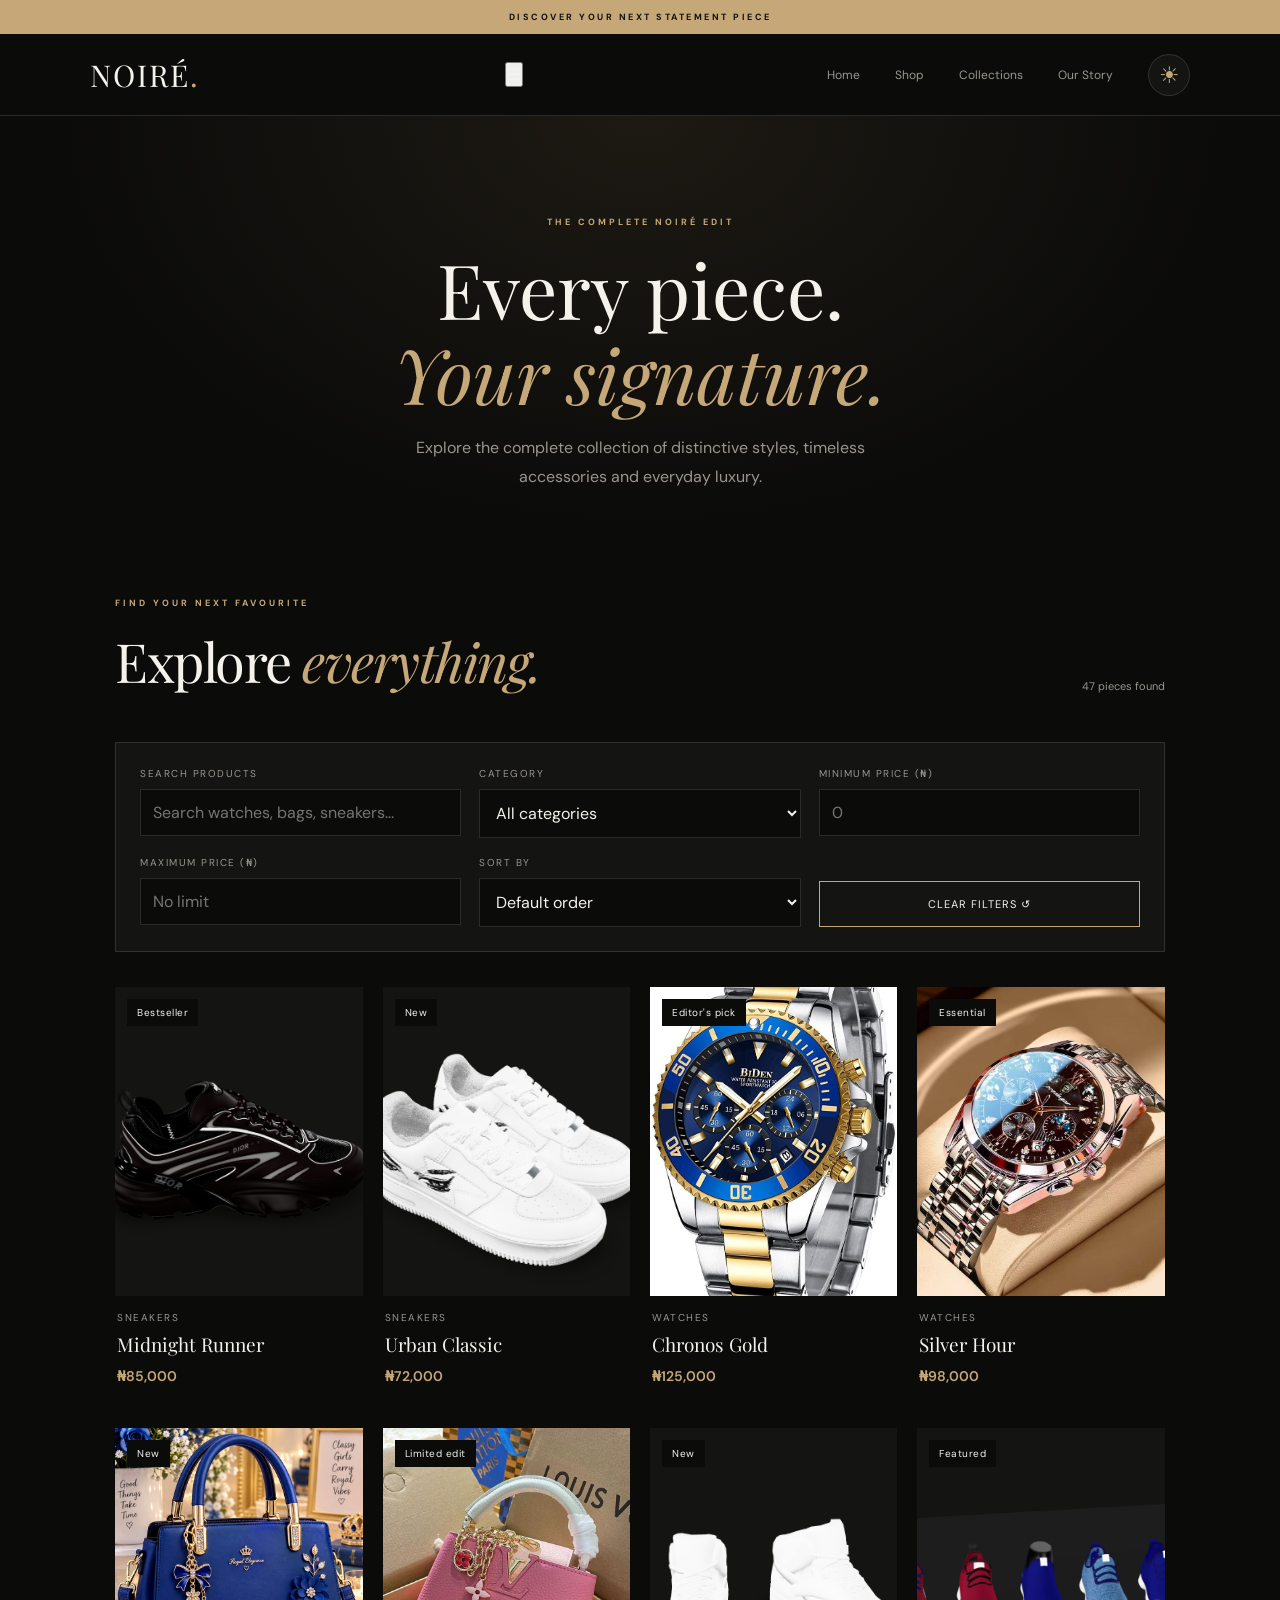
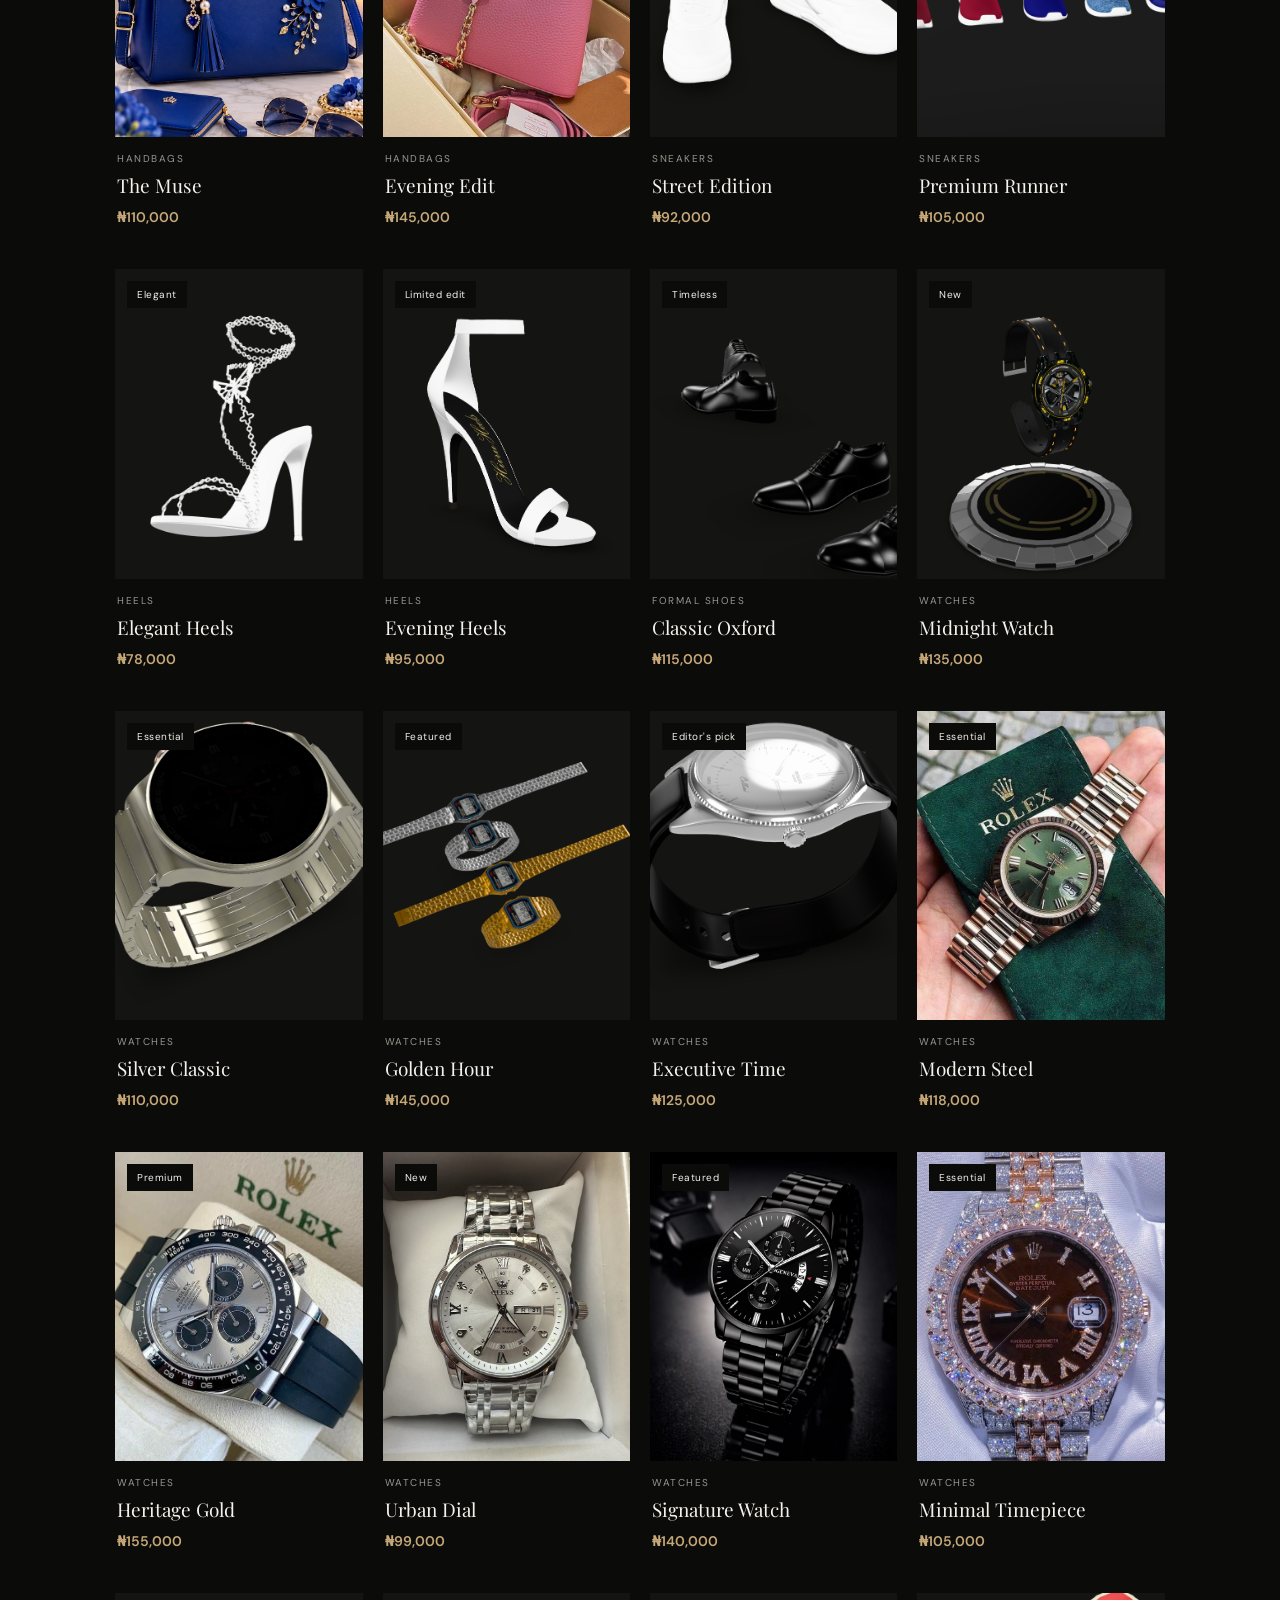
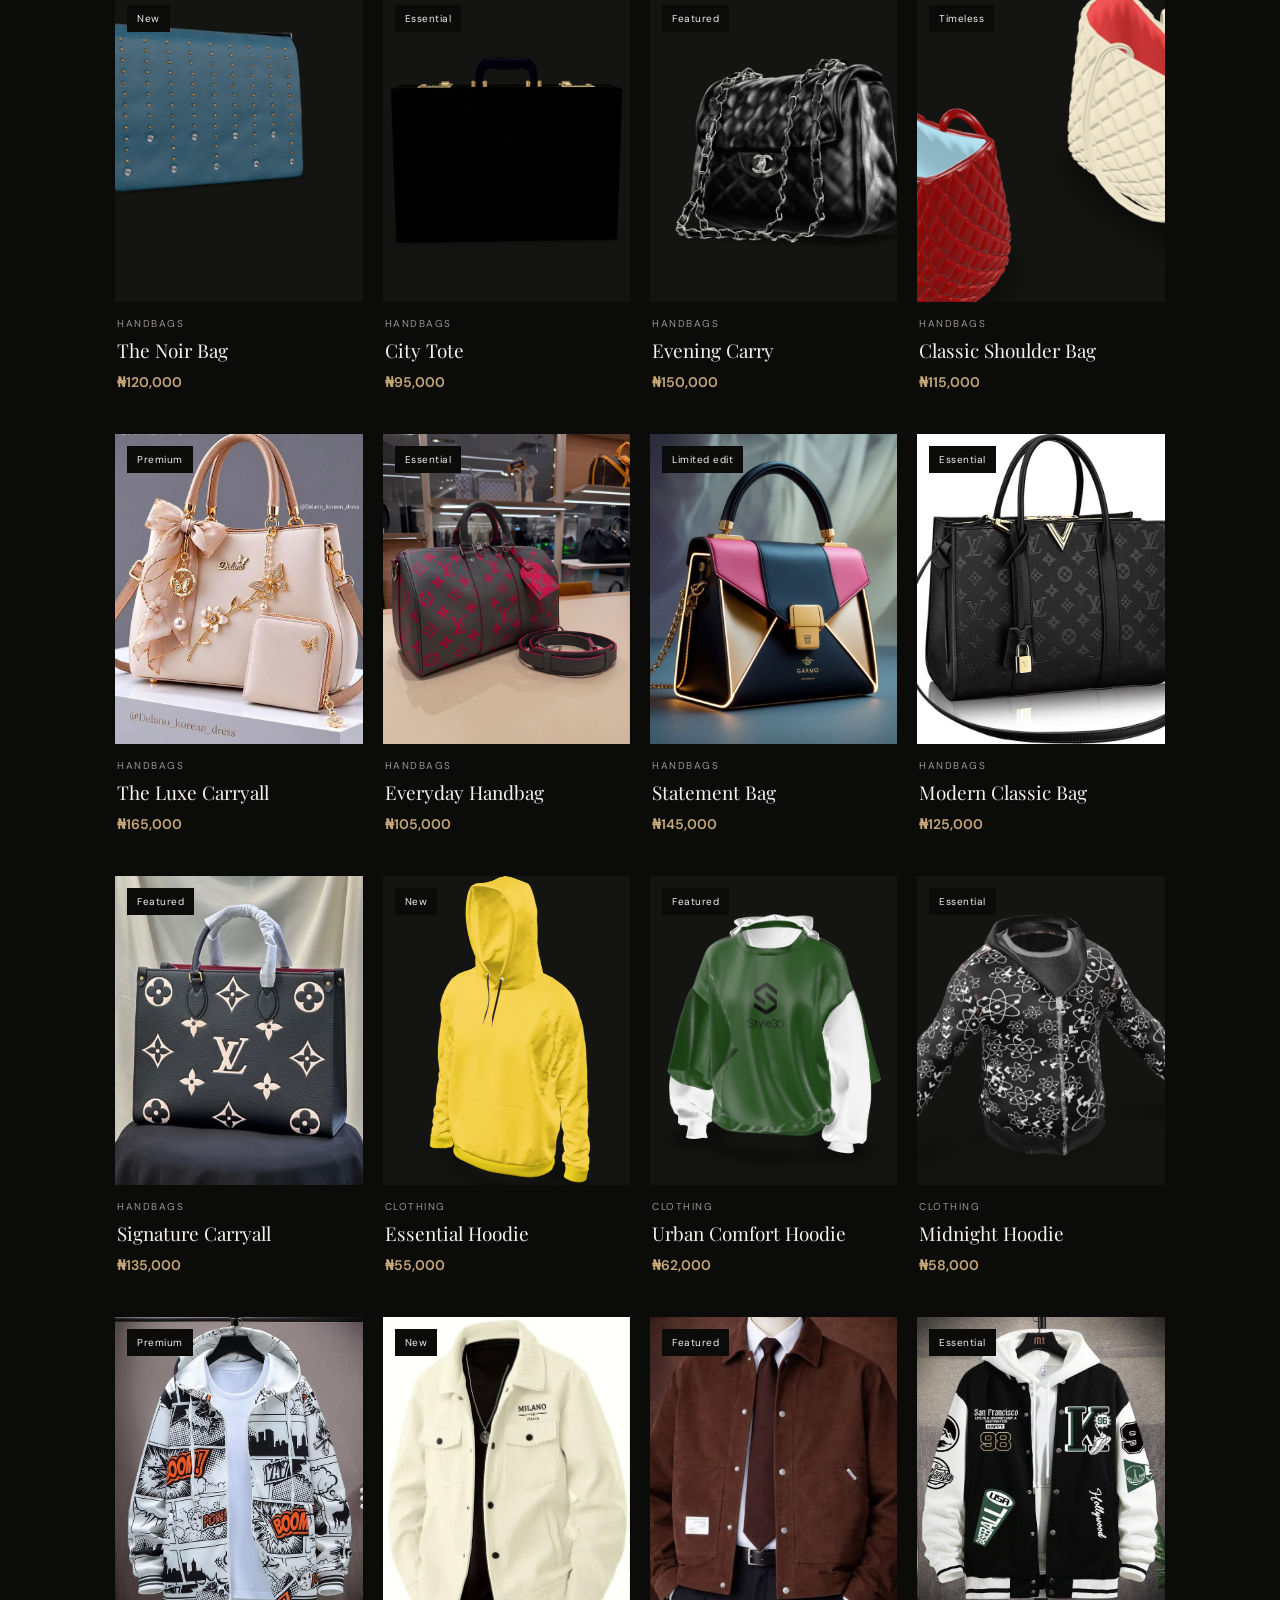
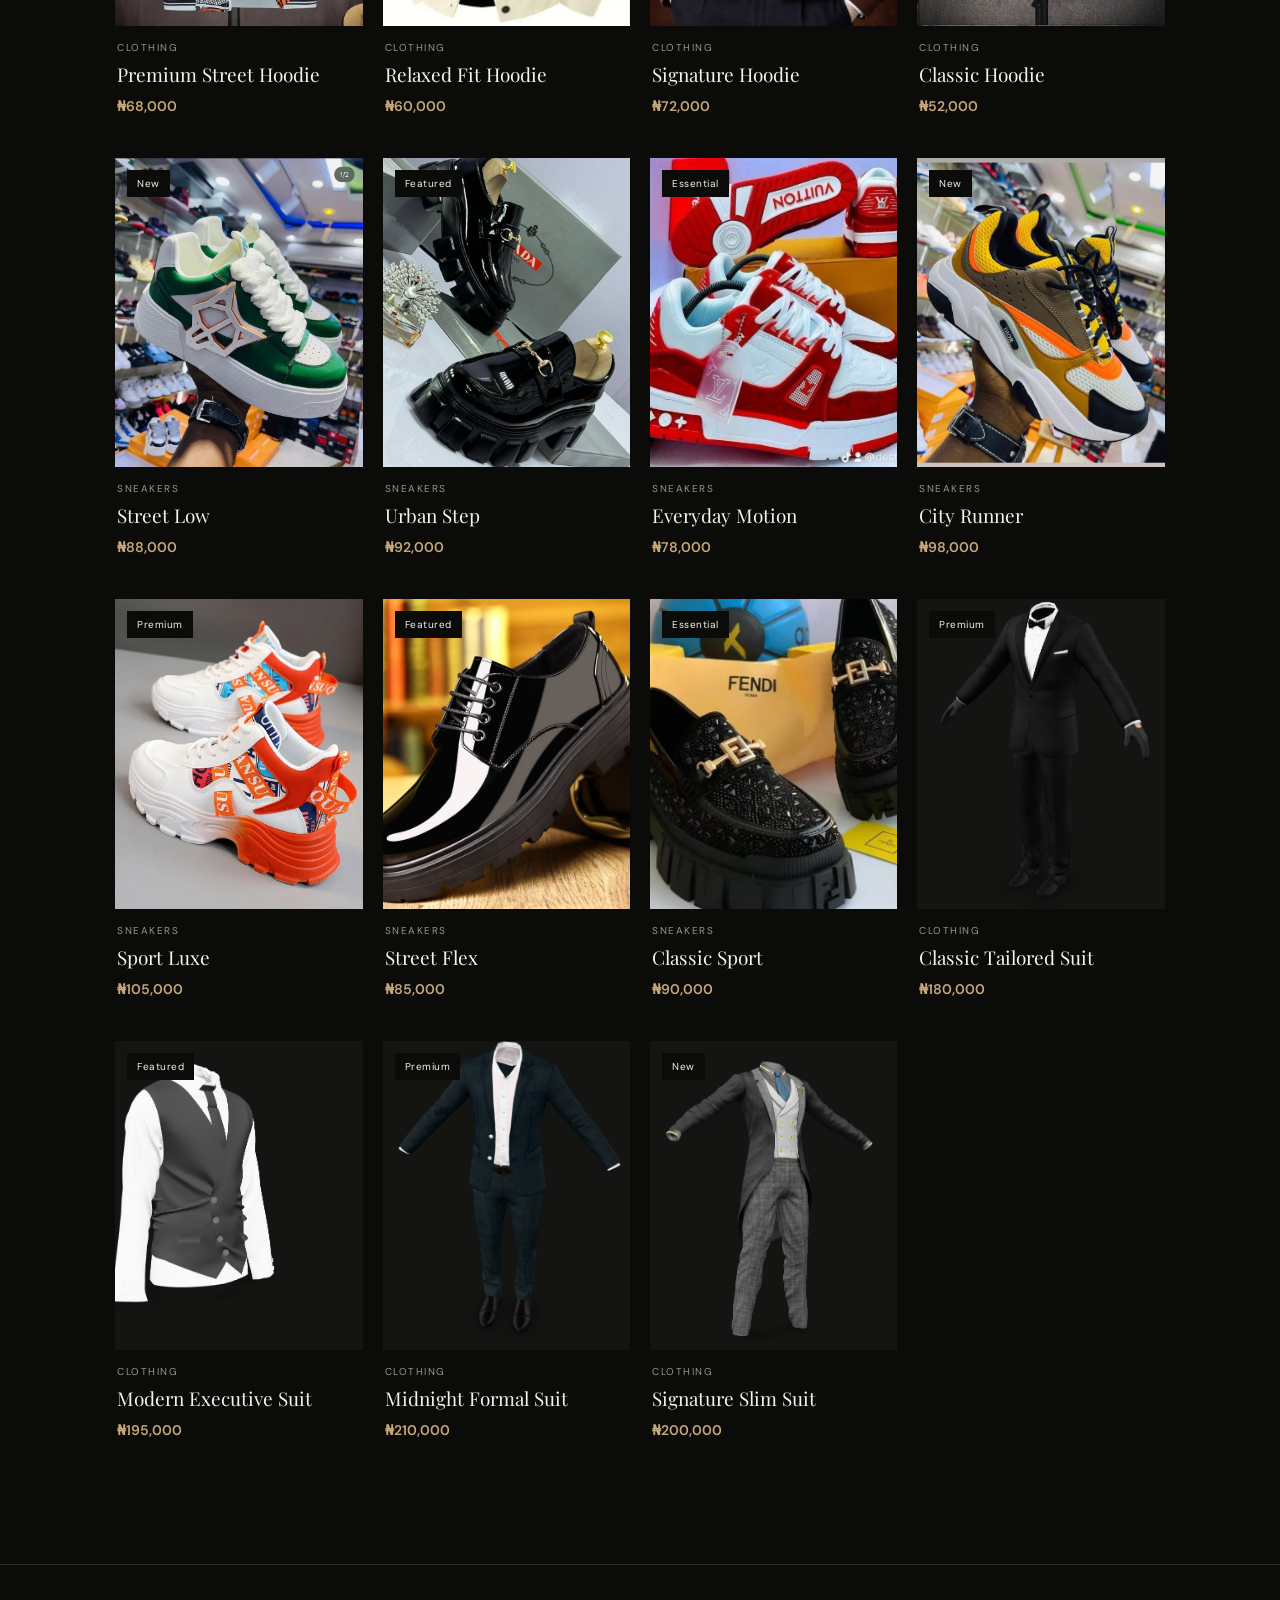
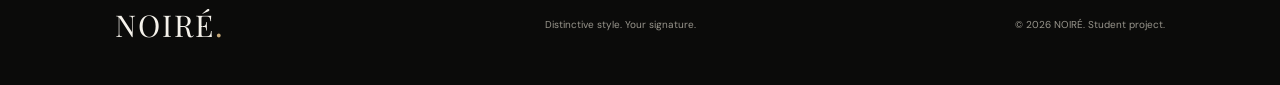
<file: collections.html>
<!DOCTYPE html>
<html lang="en">
<head>
    <meta charset="UTF-8">
    <meta name="viewport" content="width=device-width, initial-scale=1.0">
    <meta name="description" content="Explore every collection at NOIRÉ. Discover sneakers, watches, handbags and clothing.">
    <title>All Collections — NOIRÉ</title>

    <link rel="preconnect" href="https://fonts.googleapis.com">
    <link rel="preconnect" href="https://fonts.gstatic.com" crossorigin>
    <link href="https://fonts.googleapis.com/css2?family=DM+Sans:wght@400;500;600;700&family=Playfair+Display:wght@400;500;600;700&display=swap" rel="stylesheet">

    <link rel="stylesheet" href="style.css">
    <script src="products.js" defer></script>
    <script src="collections.js" defer></script>
</head>
<body class="all-collections-page">

    <div class="announcement">
        DISCOVER YOUR NEXT STATEMENT PIECE
    </div>

    <header class="navbar">
        <a href="index.html" class="logo">NOIRÉ<span>.</span></a>

        <button type="button" id="menuButton" class="menu-toggle"
                aria-label="Toggle navigation" aria-expanded="false">
            ☰
        </button>

        <nav class="nav-links" id="navLinks">
            <a href="index.html">Home</a>
            <a href="index.html#shop">Shop</a>
            <a href="collections.html" aria-current="page">Collections</a>
            <a href="index.html#about">Our Story</a>

            <button type="button" id="themeToggle" class="theme-toggle"
                    aria-label="Switch theme" title="Switch theme">
                <span id="themeIcon" aria-hidden="true">☀</span>
            </button>
        </nav>
    </header>

    <main>
        <section class="all-collections-hero">
            <p class="eyebrow">THE COMPLETE NOIRÉ EDIT</p>
            <h1>Every piece.<br><em>Your signature.</em></h1>
            <p>
                Explore the complete collection of distinctive styles,
                timeless accessories and everyday luxury.
            </p>
        </section>

        <section class="all-collections-content section-padding">
            <div class="section-heading">
                <div>
                    <p class="eyebrow">FIND YOUR NEXT FAVOURITE</p>
                    <h2>Explore <em>everything.</em></h2>
                </div>
                <p id="resultsCount" aria-live="polite">Loading collection...</p>
            </div>

            <div class="collection-tools">
                <div class="collection-search">
                    <label for="productSearch">SEARCH PRODUCTS</label>
                    <input
                        type="search"
                        id="productSearch"
                        placeholder="Search watches, bags, sneakers..."
                    >
                </div>

                <div class="collection-filter">
                    <label for="categoryFilter">CATEGORY</label>
                    <select id="categoryFilter">
                        <option value="all">All categories</option>
                        <option value="sneakers">Sneakers</option>
                        <option value="watches">Wristwatches</option>
                        <option value="handbags">Handbags</option>
                        <option value="clothing">Clothing</option>
                        <option value="heels">Heels</option>
                        <option value="oxford">Formal shoes</option>
                    </select>
                </div>

                <div class="collection-filter">
                    <label for="minPrice">MINIMUM PRICE (₦)</label>
                    <input type="number" id="minPrice" min="0"
                           placeholder="0" step="1000">
                </div>

                <div class="collection-filter">
                    <label for="maxPrice">MAXIMUM PRICE (₦)</label>
                    <input type="number" id="maxPrice" min="0"
                           placeholder="No limit" step="1000">
                </div>

                <div class="collection-filter">
                    <label for="sortProducts">SORT BY</label>
                    <select id="sortProducts">
                        <option value="featured">Default order</option>
                        <option value="name-asc">Name: A to Z</option>
                        <option value="price-asc">Price: Low to High</option>
                        <option value="price-desc">Price: High to Low</option>
                    </select>
                </div>

                <button type="button" id="clearFilters" class="clear-filters">
                    CLEAR FILTERS ↺
                </button>
            </div>

            <div class="all-products-grid" id="allProductsGrid">
                <p class="loading-message">Curating your collection...</p>
            </div>
        </section>
    </main>

    <footer class="footer">
        <a href="index.html" class="logo">NOIRÉ<span>.</span></a>
        <p>Distinctive style. Your signature.</p>
        <span>© 2026 NOIRÉ. Student project.</span>
    </footer>

</body>
</html>
</file>
<file: style.css>
:root {
    --bg: #0b0b0a;
    --surface: #141412;
    --surface-light: #1c1c19;
    --text: #f5f2eb;
    --muted: #99968d;
    --accent: #c6a878;
    --border: rgba(245, 242, 235, 0.13);
    --serif: "Playfair Display", Georgia, serif;
    --sans: "DM Sans", Arial, sans-serif;
}

/* NOIRÉ LIGHT MODE */
html[data-theme="light"] {
    --bg: #f7f5f0;
    --surface: #ffffff;
    --surface-light: #eeece5;
    --text: #22211e;
    --muted: #77746c;
    --accent: #b4935e;
    --border: rgba(34, 33, 30, 0.14);
}

* {
    box-sizing: border-box;
    margin: 0;
    padding: 0;
}

html {
    scroll-behavior: smooth;
    scroll-padding-top: 90px;
}

body {
    background: var(--bg);
    color: var(--text);
    font-family: var(--sans);
    overflow-x: hidden;
}

a {
    color: inherit;
    text-decoration: none;
}

button {
    color: inherit;
    font: inherit;
    cursor: pointer;
}

.announcement {
    padding: 11px;
    background: var(--accent);
    color: #11110f;
    text-align: center;
    font-size: 9px;
    font-weight: 700;
    letter-spacing: 2.5px;
}

.navbar {
    height: 82px;
    padding: 0 7%;
    display: flex;
    align-items: center;
    justify-content: space-between;
    border-bottom: 1px solid var(--border);
    position: relative;
    z-index: 10;
}

.logo {
    font-family: var(--serif);
    font-size: 30px;
    letter-spacing: 2px;
}

.logo span {
    color: var(--accent);
}

.nav-links {
    display: flex;
    align-items: center;
    gap: 35px;
}

.nav-links a {
    color: var(--muted);
    font-size: 12px;
    transition: color 0.25s;
}

.nav-links a:hover {
    color: var(--accent);
}

.nav-actions {
    display: flex;
    gap: 15px;
    align-items: center;
}

.cart-button {
    padding: 10px 15px;
    background: transparent;
    border: 1px solid var(--border);
    border-radius: 30px;
    font-size: 12px;
}

#cartCount {
    margin-left: 8px;
    color: var(--accent);
}

.menu-button {
    display: none;
    background: transparent;
    border: 0;
    font-size: 24px;
}

.hero {
    min-height: 610px;
    padding: 70px 9%;
    display: grid;
    grid-template-columns: 1fr 1fr;
    align-items: center;
    position: relative;
    overflow: hidden;
}

.hero-copy {
    position: relative;
    z-index: 2;
    animation: rise-in 0.9s both;
}

.eyebrow {
    color: var(--accent);
    font-size: 9px;
    letter-spacing: 3px;
    font-weight: 700;
}

.hero h1 {
    margin: 25px 0;
    font-family: var(--serif);
    font-size: clamp(48px, 6.3vw, 86px);
    line-height: 1.07;
    font-weight: 400;
    letter-spacing: -3px;
}

h1 em,
h2 em {
    color: var(--accent);
    font-weight: 400;
}

.hero-description {
    max-width: 360px;
    color: var(--muted);
    font-size: 13px;
    line-height: 1.9;
}

.primary-button {
    display: inline-flex;
    align-items: center;
    gap: 28px;
    padding: 17px 22px;
    margin-top: 30px;
    background: var(--text);
    color: var(--bg);
    font-size: 11px;
    font-weight: 700;
    transition: background 0.3s, transform 0.3s;
}

.primary-button:hover {
    background: var(--accent);
    transform: translateY(-3px);
}

.hero-note {
    margin-top: 45px;
    display: flex;
    align-items: center;
    gap: 10px;
    color: var(--muted);
    font-size: 8px;
    letter-spacing: 1.4px;
}

.status-dot {
    width: 6px;
    height: 6px;
    border-radius: 50%;
    background: var(--accent);
    box-shadow: 0 0 12px var(--accent);
}

.hero-visual {
    min-height: 430px;
    display: flex;
    align-items: center;
    justify-content: center;
    position: relative;
    perspective: 900px;
}

.hero-glow {
    width: 280px;
    height: 280px;
    border-radius: 50%;
    position: absolute;
    background: rgba(198, 168, 120, 0.13);
    filter: blur(65px);
    animation: glow-pulse 5s ease-in-out infinite alternate;
}

.orbit {
    position: absolute;
    border: 1px solid rgba(198, 168, 120, 0.23);
    border-radius: 50%;
    transform: rotate(-25deg);
}

.orbit-one {
    width: 360px;
    height: 170px;
    animation: orbit-turn 12s linear infinite;
}

.orbit-two {
    width: 280px;
    height: 370px;
    transform: rotate(35deg);
    animation: orbit-turn 16s linear infinite reverse;
}

.hero-product {
    width: 230px;
    height: 285px;
    position: relative;
    z-index: 1;
    display: flex;
    flex-direction: column;
    align-items: center;
    justify-content: center;
    border: 1px solid rgba(245, 242, 235, 0.2);
    background: linear-gradient(145deg, #282721, #11110f 65%, #29251d);
    box-shadow: 20px 35px 80px #000;
    transform: rotate(-7deg);
    animation: product-float 5s ease-in-out infinite;
}

.product-number {
    position: absolute;
    top: 17px;
    left: 16px;
    color: var(--muted);
    font-size: 9px;
}

.hero-symbol {
    font-family: var(--serif);
    font-size: 115px;
    color: var(--accent);
    text-shadow: 0 0 45px rgba(198, 168, 120, 0.2);
}

.hero-product p {
    margin-top: 5px;
    font-size: 7px;
    letter-spacing: 2px;
}

.floating-label {
    position: absolute;
    z-index: 2;
    display: flex;
    gap: 15px;
    color: var(--muted);
    font-size: 8px;
    letter-spacing: 1px;
}

.label-top {
    top: 38px;
    right: 0;
}

.label-bottom {
    bottom: 35px;
    left: 0;
}

.hero-index {
    position: absolute;
    bottom: 25px;
    left: 9%;
    color: var(--muted);
    font-size: 9px;
    letter-spacing: 2px;
}

.ticker {
    overflow: hidden;
    background: var(--accent);
    color: #11110f;
    padding: 20px 0;
    transform: rotate(-1deg) scale(1.02);
}

.ticker-track {
    width: max-content;
    display: flex;
    align-items: center;
    gap: 35px;
    animation: ticker-move 28s linear infinite;
}

.ticker-track span {
    font-size: 10px;
    font-weight: 700;
    letter-spacing: 2px;
}

.section-padding {
    padding: 110px 9%;
}

.section-heading {
    display: flex;
    justify-content: space-between;
    align-items: end;
    gap: 25px;
    margin-bottom: 45px;
}

.section-heading h2,
.brand-story h2 {
    margin-top: 16px;
    font-family: var(--serif);
    font-size: clamp(34px, 4.3vw, 54px);
    font-weight: 400;
    letter-spacing: -1.5px;
}

.section-heading > p {
    max-width: 240px;
    color: var(--muted);
    font-size: 11px;
    line-height: 1.8;
}

.category-grid {
    display: grid;
    grid-template-columns: repeat(4, minmax(0, 1fr));
    gap: 15px;
}

.category-card {
    min-width: 0;
    height: 280px;
    position: relative;
    overflow: hidden;
    background: var(--surface);
    border: 1px solid var(--border);
    transition: border-color 0.3s, transform 0.3s;
}

.category-card:hover {
    border-color: var(--accent);
    transform: translateY(-5px);
}

.category-number {
    position: absolute;
    z-index: 2;
    top: 16px;
    left: 16px;
    color: var(--muted);
    font-size: 10px;
}

.category-art {
    position: absolute;
    inset: 0;
    display: grid;
    place-items: center;
    font-family: var(--serif);
    font-size: 110px;
    color: var(--accent);
    opacity: 0.65;
    transition: transform 0.5s, opacity 0.5s;
}

.category-card:hover .category-art {
    transform: scale(1.12) rotate(-5deg);
    opacity: 1;
}

.art-sneaker {
    background: radial-gradient(ellipse, #40372a, #141412 65%);
}

.art-watch {
    background: radial-gradient(ellipse, #343434, #141412 65%);
}

.art-bag {
    background: radial-gradient(ellipse, #393026, #141412 65%);
}

.art-clothing {
    background: radial-gradient(ellipse, #33302a, #141412 65%);
}

.category-info {
    position: absolute;
    z-index: 2;
    bottom: 0;
    left: 0;
    right: 0;
    padding: 22px 15px;
    background: linear-gradient(transparent, rgba(0, 0, 0, 0.95));
}

.category-info h3 {
    font-family: var(--serif);
    font-size: 21px;
    font-weight: 400;
}

.category-info span {
    display: block;
    margin-top: 8px;
    color: var(--muted);
    font-size: 9px;
}

.shop {
    padding-top: 40px;
    border-top: 1px solid var(--border);
}

.filter-bar {
    display: flex;
    gap: 10px;
    flex-wrap: wrap;
    margin-bottom: 30px;
}

.filter-button {
    padding: 10px 17px;
    border: 1px solid var(--border);
    border-radius: 30px;
    background: transparent;
    color: var(--muted);
    font-size: 10px;
    transition: all 0.25s;
}

.filter-button:hover,
.filter-button.active {
    background: var(--text);
    border-color: var(--text);
    color: var(--bg);
}

.product-grid {
    display: grid;
    grid-template-columns: repeat(4, minmax(0, 1fr));
    gap: 25px 15px;
}

.loading-message {
    color: var(--muted);
    font-size: 12px;
    grid-column: 1 / -1;
}

.product-card {
    min-width: 0;
    animation: rise-in 0.5s both;
}

.product-image {
    aspect-ratio: 4 / 5;
    position: relative;
    overflow: hidden;
    background: var(--surface);
}

.product-image img {
    width: 100%;
    height: 100%;
    display: block;
    object-fit: cover;
    transition: transform 0.6s;
}

.product-card:hover .product-image img {
    transform: scale(1.07);
}

.product-tag {
    position: absolute;
    top: 12px;
    left: 12px;
    padding: 6px 9px;
    background: var(--text);
    color: var(--bg);
    font-size: 8px;
    letter-spacing: 1px;
    text-transform: uppercase;
}

.add-button {
    position: absolute;
    right: 12px;
    bottom: 12px;
    width: 38px;
    height: 38px;
    border: 0;
    border-radius: 50%;
    background: var(--text);
    color: var(--bg);
    font-size: 22px;
    transition: background 0.2s, transform 0.2s;
}

.add-button:hover {
    background: var(--accent);
    transform: rotate(90deg);
}

.product-details {
    padding: 14px 2px;
}

.product-category {
    color: var(--muted);
    font-size: 9px;
    text-transform: uppercase;
    letter-spacing: 1.5px;
}

.product-details h3 {
    margin: 8px 0;
    font-family: var(--serif);
    font-size: 16px;
    font-weight: 400;
}

.product-price {
    color: var(--accent);
    font-size: 12px;
    font-weight: 600;
}

.brand-story {
    text-align: center;
    background: var(--surface);
}

.brand-story h2 {
    line-height: 1.3;
}

.brand-story > p:not(.eyebrow) {
    max-width: 470px;
    margin: 22px auto 0;
    color: var(--muted);
    font-size: 12px;
    line-height: 1.9;
}

.footer {
    padding: 40px 9%;
    display: flex;
    align-items: center;
    justify-content: space-between;
    gap: 20px;
    flex-wrap: wrap;
    border-top: 1px solid var(--border);
}

.footer p,
.footer > span {
    color: var(--muted);
    font-size: 10px;
}

.toast {
    position: fixed;
    z-index: 100;
    right: 20px;
    bottom: 20px;
    max-width: calc(100% - 40px);
    padding: 15px 22px;
    background: var(--text);
    color: var(--bg);
    font-size: 12px;
    opacity: 0;
    transform: translateY(15px);
    pointer-events: none;
    transition: opacity 0.3s, transform 0.3s;
}

.toast.show {
    opacity: 1;
    transform: translateY(0);
}

@keyframes product-float {
    0%, 100% {
        transform: translateY(0) rotate(-7deg);
    }
    50% {
        transform: translateY(-17px) rotate(-3deg);
    }
}

@keyframes orbit-turn {
    from {
        rotate: 0deg;
    }
    to {
        rotate: 360deg;
    }
}

@keyframes glow-pulse {
    from {
        opacity: 0.55;
        scale: 0.9;
    }
    to {
        opacity: 1;
        scale: 1.12;
    }
}

@keyframes ticker-move {
    from {
        transform: translateX(0);
    }
    to {
        transform: translateX(-50%);
    }
}

@keyframes rise-in {
    from {
        opacity: 0;
        transform: translateY(22px);
    }
    to {
        opacity: 1;
        transform: translateY(0);
    }
}

@media (min-width: 1400px) {
    .hero,
    .section-padding {
        padding-left: max(9%, calc((100% - 1200px) / 2));
        padding-right: max(9%, calc((100% - 1200px) / 2));
    }
}

@media (max-width: 900px) {
    .hero {
        padding-left: 6%;
        padding-right: 6%;
        grid-template-columns: 1fr 0.9fr;
    }

    .hero h1 {
        font-size: clamp(45px, 7vw, 66px);
    }

    .section-padding {
        padding: 80px 6%;
    }

    .category-grid,
    .product-grid {
        grid-template-columns: repeat(2, minmax(0, 1fr));
    }

    .category-card {
        height: 290px;
    }
}

@media (max-width: 600px) {
    .navbar {
        height: 70px;
        padding: 0 5%;
    }

    .logo {
        font-size: 25px;
    }

    .menu-button {
        display: block;
    }

    .nav-links {
        display: none;
        position: absolute;
        top: 69px;
        left: 0;
        right: 0;
        padding: 25px;
        background: var(--surface);
        border-bottom: 1px solid var(--border);
        flex-direction: column;
        align-items: flex-start;
        gap: 22px;
    }

    .nav-links.open {
        display: flex;
    }

    .hero {
        padding: 65px 6% 70px;
        grid-template-columns: 1fr;
    }

    .hero h1 {
        font-size: clamp(52px, 12vw, 72px);
    }

    .hero-visual {
        min-height: 380px;
        margin-top: 15px;
    }

    .hero-index {
        left: 6%;
        bottom: 18px;
    }

    .section-padding {
        padding: 70px 5%;
    }

    .section-heading {
        flex-direction: column;
        align-items: flex-start;
        gap: 15px;
        margin-bottom: 30px;
    }

    .category-grid {
        gap: 10px;
    }

    .category-card {
        height: 230px;
    }

    .category-art {
        font-size: 85px;
    }

    .category-info {
        padding: 18px 10px;
    }

    .category-info h3 {
        font-size: 18px;
    }

    .product-grid {
        gap: 22px 10px;
    }

    .product-details h3 {
        font-size: 14px;
    }

    .product-image .add-button {
        width: 34px;
        height: 34px;
    }

    .footer {
        padding: 35px 5%;
        flex-direction: column;
        align-items: flex-start;
    }
}

@media (prefers-reduced-motion: reduce) {
    *,
    *::before,
    *::after {
        scroll-behavior: auto !important;
        animation-duration: 0.01ms !important;
        animation-iteration-count: 1 !important;
        transition-duration: 0.01ms !important;
    }
}
/* NOIRÉ INTERACTIVE 3D SHOWCASE */
.showcase-3d {
  padding: 100px 7%;
  background: #101010;
  color: #f4efe6;
  overflow: hidden;
}

.showcase-heading {
  text-align: center;
  margin-bottom: 45px;
}

.showcase-heading h2 {
  font-size: clamp(2.3rem, 5vw, 4.5rem);
  margin: 15px 0;
  letter-spacing: -2px;
}

.showcase-heading h2 em {
  color: #c8a96b;
  font-family: Georgia, serif;
  font-weight: 400;
}

.showcase-heading > p:last-child {
  color: #aaa49a;
}

.showcase-layout {
  display: grid;
  grid-template-columns: 1.3fr 0.7fr;
  align-items: center;
  gap: 45px;
  max-width: 1200px;
  margin: auto;
}

.model-stage {
  position: relative;
  min-width: 0;
  background: radial-gradient(ellipse, #343027 0%, #191817 55%, #101010 100%);
  border: 1px solid #39352d;
  border-radius: 18px;
  overflow: hidden;
}

#fashion-model {
  display: block;
  width: 100%;
  height: 460px;
  background: transparent;
  --poster-color: transparent;
}

.model-hint {
  display: block;
  text-align: center;
  padding: 0 10px 18px;
  color: #c8a96b;
  font-size: 10px;
  letter-spacing: 2px;
}

.model-details .eyebrow,
.showcase-heading .eyebrow {
  color: #c8a96b;
  font-size: 11px;
  letter-spacing: 3px;
}

.model-details h3 {
  font-size: clamp(1.8rem, 3vw, 2.7rem);
  margin: 16px 0;
}

.model-details > p:not(.eyebrow) {
  color: #aaa49a;
  line-height: 1.8;
  margin-bottom: 30px;
}

.model-details label {
  display: block;
  font-size: 10px;
  letter-spacing: 2px;
  margin-bottom: 10px;
}

#model-select {
  width: 100%;
  padding: 15px;
  background: #1d1c19;
  color: #f4efe6;
  border: 1px solid #655943;
  border-radius: 5px;
  margin-bottom: 16px;
  font: inherit;
}

#explore-model {
  width: 100%;
  padding: 16px;
  border: 1px solid #c8a96b;
  background: #c8a96b;
  color: #111;
  font-weight: 700;
  letter-spacing: 1px;
  cursor: pointer;
  transition: background .3s, color .3s;
}

#explore-model:hover {
  background: transparent;
  color: #c8a96b;
}

@media (max-width: 760px) {
  .showcase-3d {
    padding: 65px 5%;
  }

  .showcase-layout {
    grid-template-columns: 1fr;
    gap: 30px;
  }

  #fashion-model {
    height: 330px;
  }
}
/* NOIRÉ PREMIUM PRODUCT INTERACTIONS */
.product-card {
  position: relative;
  overflow: hidden;
  transition:
    transform 0.4s ease,
    box-shadow 0.4s ease,
    border-color 0.4s ease;
}

.product-card img {
  transition: transform 0.65s cubic-bezier(0.2, 0.7, 0.3, 1);
}

.product-card:hover {
  transform: translateY(-8px);
  box-shadow: 0 18px 40px rgba(0, 0, 0, 0.18);
}

.product-card:hover img {
  transform: scale(1.06);
}

.product-card,
.product-card * {
  transition-duration: 0.35s;
}

.product-card:hover h3,
.product-card:hover h4 {
  color: #b99a60;
}

.product-card button {
  transition:
    background 0.3s ease,
    color 0.3s ease,
    transform 0.3s ease;
}

.product-card button:hover {
  transform: translateY(-2px);
}

@media (prefers-reduced-motion: reduce) {
  .product-card,
  .product-card img,
  .product-card button {
    transition: none !important;
  }

  .product-card:hover {
    transform: none;
  }
}

/* NOIRE SHOPPING BAG */
.cart-panel {
    position: fixed;
    top: 0;
    right: 0;
    width: min(430px, 100%);
    height: 100vh;
    height: 100dvh;
    z-index: 9999;
    background: #111;
    color: #f8f5ef;
    padding: 28px;
    box-sizing: border-box;
    overflow-y: auto;
    transform: translateX(105%);
    visibility: hidden;
    transition: transform 0.35s ease, visibility 0.35s ease;
    box-shadow: -15px 0 50px rgba(0, 0, 0, 0.2);
}

.cart-panel.open {
    transform: translateX(0);
    visibility: visible;
}

.cart-header,
.cart-total,
.cart-item {
    display: flex;
    align-items: center;
    justify-content: space-between;
    gap: 14px;
}

.cart-header {
    padding-bottom: 22px;
    border-bottom: 1px solid #39352e;
}

.cart-header h2 {
    margin: 6px 0 0;
    font-size: 24px;
}

#closeCart {
    background: none;
    border: 1px solid #625741;
    color: #f8f5ef;
    width: 40px;
    height: 40px;
    border-radius: 50%;
    font-size: 26px;
    cursor: pointer;
}

#cartItems {
    padding: 10px 0;
}

.cart-item {
    align-items: flex-start;
    padding: 18px 0;
    border-bottom: 1px solid #39352e;
}

.cart-item h3 {
    font-size: 15px;
    margin: 0 0 8px;
}

.cart-item p {
    color: #c7b58e;
    margin: 0 0 12px;
    font-size: 14px;
}

.cart-item-actions {
    display: flex;
    align-items: center;
    gap: 12px;
}

.cart-item-actions button {
    background: transparent;
    color: #f8f5ef;
    border: 1px solid #625741;
    padding: 5px 10px;
    cursor: pointer;
}

.cart-item-actions .remove-item {
    color: #d9b982;
    border: none;
    text-decoration: underline;
}

.cart-empty {
    padding: 35px 0;
    color: #c5c0b7;
    line-height: 1.7;
}

.cart-footer {
    position: sticky;
    bottom: -1px;
    background: #111;
    padding-top: 18px;
    border-top: 1px solid #39352e;
}

.cart-total {
    margin-bottom: 20px;
    font-size: 17px;
}

.cart-total strong {
    color: #d9b982;
    font-size: 21px;
}

#continueShopping {
    width: 100%;
    padding: 15px;
    background: #c4a66b;
    color: #111;
    border: none;
    font-weight: 700;
    letter-spacing: 1px;
    cursor: pointer;
}

@media (prefers-reduced-motion: reduce) {
    .cart-panel {
        transition: none;
    }
}

#checkoutButton {
    width: 100%;
    padding: 16px;
    margin-bottom: 10px;
    background: #c4a66b;
    color: #111;
    border: none;
    font-weight: 700;
    letter-spacing: 1.2px;
    cursor: pointer;
    transition: background 0.3s ease, transform 0.3s ease;
}

#checkoutButton:hover {
    background: #e0c58d;
    transform: translateY(-2px);
}

#checkoutButton:disabled {
    opacity: 0.45;
    cursor: not-allowed;
    transform: none;
}

/* NOIRE CHECKOUT EXPERIENCE */
.checkout-overlay {
    position: fixed;
    inset: 0;
    z-index: 10000;
    display: grid;
    place-items: center;
    padding: 18px;
    background: rgba(0, 0, 0, 0.75);
    opacity: 0;
    visibility: hidden;
    transition: opacity 0.3s ease, visibility 0.3s ease;
}

.checkout-overlay.open {
    opacity: 1;
    visibility: visible;
}

.checkout-dialog {
    width: min(540px, 100%);
    max-height: 90vh;
    overflow-y: auto;
    padding: 28px;
    box-sizing: border-box;
    background: #f8f5ef;
    color: #171612;
    box-shadow: 0 25px 80px rgba(0, 0, 0, 0.35);
    transform: translateY(15px);
    transition: transform 0.3s ease;
}

.checkout-overlay.open .checkout-dialog {
    transform: translateY(0);
}

.checkout-header {
    display: flex;
    align-items: center;
    justify-content: space-between;
    gap: 16px;
    padding-bottom: 20px;
    border-bottom: 1px solid #ddd4c4;
}

.checkout-header h2 {
    margin: 8px 0 0;
    font-size: clamp(22px, 5vw, 30px);
}

#closeCheckout {
    width: 40px;
    height: 40px;
    flex-shrink: 0;
    border: 1px solid #c4a66b;
    background: transparent;
    font-size: 25px;
    cursor: pointer;
}

.checkout-section-title {
    margin: 24px 0 10px;
    font-size: 12px;
    letter-spacing: 1.5px;
}

.checkout-summary-item,
.checkout-summary-total {
    display: flex;
    justify-content: space-between;
    align-items: flex-start;
    gap: 14px;
    padding: 13px 0;
    border-bottom: 1px solid #e1dacd;
}

.checkout-summary-item p {
    margin: 6px 0 0;
    color: #777064;
    font-size: 13px;
}

.checkout-summary-item > strong,
.checkout-summary-total strong {
    text-align: right;
    white-space: nowrap;
}

.checkout-summary-total {
    margin-bottom: 22px;
    padding: 18px 0;
    font-size: 18px;
    border-bottom: 0;
}

.checkout-summary-total strong {
    color: #96743b;
}

#checkoutForm {
    display: grid;
    gap: 16px;
}

#checkoutForm label {
    display: grid;
    gap: 8px;
    font-size: 13px;
    font-weight: 600;
}

#checkoutForm input,
#checkoutForm textarea {
    width: 100%;
    box-sizing: border-box;
    padding: 13px;
    border: 1px solid #d6cdbd;
    border-radius: 0;
    background: #fff;
    color: #171612;
    font: inherit;
}

#checkoutForm input:focus,
#checkoutForm textarea:focus {
    outline: 2px solid #c4a66b;
    outline-offset: 1px;
}

#confirmDemoOrder {
    width: 100%;
    padding: 16px;
    border: none;
    background: #171612;
    color: #f8f5ef;
    font-weight: 700;
    letter-spacing: 1px;
    cursor: pointer;
    transition: background 0.3s ease;
}

#confirmDemoOrder:hover {
    background: #8b6c37;
}

.checkout-note {
    margin: 0;
    color: #777064;
    font-size: 12px;
    line-height: 1.6;
}

@media (prefers-reduced-motion: reduce) {
    .checkout-overlay,
    .checkout-dialog {
        transition: none;
    }
}

/* NOIRE CUSTOMER ACCOUNT */
.account-overlay {
    position: fixed;
    inset: 0;
    z-index: 10001;
    display: grid;
    place-items: center;
    padding: 18px;
    background: rgba(0, 0, 0, 0.78);
    opacity: 0;
    visibility: hidden;
    transition: opacity 0.3s ease, visibility 0.3s ease;
}

.account-overlay.open {
    opacity: 1;
    visibility: visible;
}

.account-dialog {
    position: relative;
    width: min(440px, 100%);
    max-height: 90vh;
    overflow-y: auto;
    box-sizing: border-box;
    padding: 34px;
    background: #f8f5ef;
    color: #171612;
    box-shadow: 0 25px 80px rgba(0, 0, 0, 0.35);
}

.account-close {
    position: absolute;
    top: 18px;
    right: 18px;
    width: 36px;
    height: 36px;
    border: 1px solid #c4a66b;
    background: transparent;
    font-size: 24px;
    cursor: pointer;
}

.account-dialog h2 {
    margin: 12px 0 6px;
    font-size: 32px;
}

.account-subtitle {
    color: #777064;
    font-size: 14px;
}

.account-tabs {
    display: flex;
    gap: 20px;
    margin: 28px 0 22px;
    border-bottom: 1px solid #d6cdbd;
}

.account-tab {
    padding: 12px 0;
    border: none;
    border-bottom: 2px solid transparent;
    background: transparent;
    color: #777064;
    font-size: 12px;
    letter-spacing: 1px;
    cursor: pointer;
}

.account-tab.active {
    border-bottom-color: #a8894f;
    color: #171612;
}

#accountForm {
    display: grid;
    gap: 17px;
}

#accountForm label {
    display: grid;
    gap: 8px;
    font-size: 13px;
    font-weight: 600;
}

#accountForm input {
    width: 100%;
    box-sizing: border-box;
    padding: 13px;
    border: 1px solid #d6cdbd;
    background: #fff;
    color: #171612;
    font: inherit;
}

#accountForm input:focus {
    outline: 2px solid #c4a66b;
    outline-offset: 1px;
}

#accountSubmit {
    width: 100%;
    padding: 16px;
    border: none;
    background: #171612;
    color: #f8f5ef;
    font-weight: 700;
    letter-spacing: 1px;
    cursor: pointer;
}

#accountSubmit:hover {
    background: #8b6c37;
}

#accountMessage {
    margin: 0;
    color: #8b3030;
    font-size: 13px;
    line-height: 1.5;
}

#accountMessage:empty {
    display: none;
}

@media (prefers-reduced-motion: reduce) {
    .account-overlay {
        transition: none;
    }
}

/* NOIRE ACCOUNT NAVIGATION BUTTON */
.account-nav-button {
    padding: 12px 16px;
    border: 1px solid #c4a66b;
    background: transparent;
    color: inherit;
    font-size: 11px;
    font-weight: 700;
    letter-spacing: 1.2px;
    cursor: pointer;
    transition: background 0.3s ease, color 0.3s ease;
}

.account-nav-button:hover {
    background: #c4a66b;
    color: #171612;
}

/* Light and dark mode toggle */
.theme-toggle {
    width: 42px;
    height: 42px;
    flex-shrink: 0;
    display: inline-flex;
    align-items: center;
    justify-content: center;
    border: 1px solid var(--border);
    border-radius: 50%;
    background: var(--surface);
    color: var(--accent);
    font-size: 23px;
    transition: background 0.3s ease, color 0.3s ease,
                transform 0.3s ease;
}

.theme-toggle:hover {
    transform: rotate(15deg);
    background: var(--surface-light);
}

body,
.navbar,
.theme-toggle {
    transition: background-color 0.3s ease, color 0.3s ease,
                border-color 0.3s ease;
}

/* NOIRÉ — Premium hover animations */
.product-card {
    transition: transform 0.35s ease, border-color 0.35s ease,
                box-shadow 0.35s ease;
}

.product-card:hover {
    transform: translateY(-6px);
    border-color: var(--accent);
    box-shadow: 0 12px 30px rgba(0, 0, 0, 0.16);
}

.product-card img {
    transition: transform 0.5s ease;
}

.product-card:hover img {
    transform: scale(1.04);
}

/* Respect reduced-motion preferences */
@media (prefers-reduced-motion: reduce) {
    .product-card,
    .product-card img {
        transition: none;
    }

    .product-card:hover,
    .product-card:hover img {
        transform: none;
    }
}

/* NOIRÉ — premium product card animations */
#productGrid > * {
    transition: transform 0.35s ease, border-color 0.35s ease,
                box-shadow 0.35s ease;
}

#productGrid > *:hover {
    transform: translateY(-10px);
    border-color: var(--accent);
    box-shadow: 0 12px 30px rgba(0, 0, 0, 0.16);
}

#productGrid img {
    transition: transform 0.45s ease;
}

#productGrid > *:hover img {
    transform: scale(1.07);
}

@media (prefers-reduced-motion: reduce) {
    #productGrid > *,
    #productGrid img {
        transition: none;
    }

    #productGrid > *:hover,
    #productGrid > *:hover img {
        transform: none;
    }
}
.category-card img {
    width: 100%;
    height: 100%;
    object-fit: cover;
    display: block;
}

/* Explore More Collections button */
.explore-more-wrap {
    display: flex;
    justify-content: center;
    margin-top: 42px;
}

.explore-more-wrap .primary-button {
    text-decoration: none;
    cursor: pointer;
    transition: transform 0.3s ease, box-shadow 0.3s ease;
}

.explore-more-wrap .primary-button:hover {
    transform: translateY(-4px);
    box-shadow: 0 12px 28px rgba(0, 0, 0, 0.2);
}

/* ========================================
   NOIRÉ — ALL COLLECTIONS PAGE
======================================== */

.all-collections-hero {
    padding: 100px 9% 75px;
    text-align: center;
    background:
        radial-gradient(ellipse at top, rgba(190, 158, 103, 0.10), transparent 65%);
}

.all-collections-hero h1 {
    margin: 18px 0;
    font-family: "Playfair Display", serif;
    font-size: clamp(42px, 6vw, 76px);
    font-weight: 400;
    line-height: 1.12;
}

.all-collections-hero h1 em {
    color: var(--accent);
}

.all-collections-hero > p:last-child {
    max-width: 540px;
    margin: 0 auto;
    line-height: 1.8;
    color: var(--muted);
}

.all-collections-content {
    padding-top: 30px;
}

.collection-tools {
    display: grid;
    grid-template-columns: repeat(3, minmax(0, 1fr));
    gap: 18px;
    margin: 35px 0;
    padding: 24px;
    border: 1px solid var(--border);
    background: var(--surface);
}

.collection-search,
.collection-filter {
    display: flex;
    flex-direction: column;
    gap: 9px;
    min-width: 0;
}

.collection-tools label {
    font-size: 10px;
    letter-spacing: 1.5px;
    color: var(--muted);
}

.collection-tools input,
.collection-tools select {
    width: 100%;
    min-height: 46px;
    padding: 12px;
    border: 1px solid var(--border);
    border-radius: 0;
    background: var(--bg);
    color: var(--text);
    font: inherit;
}

.collection-tools input:focus,
.collection-tools select:focus {
    outline: 1px solid var(--accent);
    outline-offset: 1px;
}

.clear-filters {
    align-self: end;
    min-height: 46px;
    padding: 12px 16px;
    border: 1px solid var(--accent);
    background: transparent;
    color: var(--text);
    font: inherit;
    font-size: 11px;
    letter-spacing: 1px;
    cursor: pointer;
    transition: background 0.25s, color 0.25s;
}

.clear-filters:hover {
    background: var(--accent);
    color: #111;
}

.all-products-grid {
    display: grid;
    grid-template-columns: repeat(4, minmax(0, 1fr));
    gap: 28px 20px;
}

.collection-product-card {
    min-width: 0;
    animation: collectionFadeIn 0.35s ease both;
    transition: transform 0.3s ease, box-shadow 0.3s ease;
}

.collection-product-card:hover {
    transform: translateY(-6px);
    box-shadow: 0 15px 30px rgba(0, 0, 0, 0.16);
}

.collection-product-image {
    position: relative;
    overflow: hidden;
    aspect-ratio: 4 / 5;
    background: var(--surface);
}

.collection-product-image img {
    display: block;
    width: 100%;
    height: 100%;
    object-fit: cover;
    transition: transform 0.55s ease;
}

.collection-product-card:hover .collection-product-image img {
    transform: scale(1.05);
}

.collection-product-tag {
    position: absolute;
    top: 12px;
    left: 12px;
    padding: 7px 10px;
    background: var(--bg);
    color: var(--text);
    font-size: 10px;
    letter-spacing: 0.5px;
}

.collection-product-info {
    padding: 15px 2px;
}

.collection-product-category {
    margin: 0 0 7px;
    color: var(--muted);
    font-size: 10px;
    text-transform: uppercase;
    letter-spacing: 1.5px;
}

.collection-product-info h3 {
    margin: 0;
    font-family: "Playfair Display", serif;
    font-size: 19px;
    font-weight: 400;
}

.collection-product-price {
    margin: 10px 0 0;
    color: var(--accent);
    font-size: 14px;
    font-weight: 600;
}

.collection-empty {
    grid-column: 1 / -1;
    padding: 65px 20px;
    text-align: center;
    border: 1px solid var(--border);
}

.collection-empty h3 {
    font-family: "Playfair Display", serif;
    font-size: 28px;
    font-weight: 400;
}

.collection-empty p {
    color: var(--muted);
}

@keyframes collectionFadeIn {
    from {
        opacity: 0;
        transform: translateY(10px);
    }
    to {
        opacity: 1;
        transform: translateY(0);
    }
}

@media (max-width: 1000px) {
    .all-products-grid {
        grid-template-columns: repeat(3, minmax(0, 1fr));
    }

    .collection-tools {
        grid-template-columns: repeat(2, minmax(0, 1fr));
    }
}

@media (max-width: 650px) {
    .all-collections-hero {
        padding: 70px 6% 50px;
    }

    .all-products-grid {
        grid-template-columns: repeat(2, minmax(0, 1fr));
        gap: 20px 12px;
    }

    .collection-tools {
        grid-template-columns: 1fr;
        padding: 16px;
    }

    .collection-product-info h3 {
        font-size: 16px;
    }

    .collection-product-tag {
        top: 7px;
        left: 7px;
        font-size: 9px;
    }
}

@media (prefers-reduced-motion: reduce) {
    .collection-product-card,
    .collection-product-image img,
    .clear-filters {
        animation: none;
        transition: none;
    }

    .collection-product-card:hover,
    .collection-product-card:hover .collection-product-image img {
        transform: none;
    }
}

/* =========================================
   NOIRÉ — PRODUCT PAGE THEME FIX
========================================= */

/* Smooth theme transitions */
body,
.product-page,
.product-information,
.product-breadcrumb,
.product-image-panel,
.product-detail-price,
.product-description,
.product-message,
.product-back-link {
    transition:
        background-color 0.3s ease,
        color 0.3s ease,
        border-color 0.3s ease;
}

/* Product page text */
.product-page {
    color: var(--text);
}

.product-breadcrumb {
    color: var(--muted);
}

.product-breadcrumb a {
    color: var(--accent);
}

.product-information h1 {
    color: var(--text);
}

.product-detail-price {
    color: var(--accent);
}

.product-description,
.product-message {
    color: var(--muted);
}

.product-back-link {
    color: var(--text);
}

.product-back-link:hover {
    color: var(--accent);
}

/* Product viewer — keep the luxury dark display */
.product-image-panel {
    background: radial-gradient(
        ellipse,
        #343027 0%,
        #191817 55%,
        #101010 100%
    );
    border-color: #39352d;
}

/* Product theme toggle */
.theme-toggle {
    background: var(--surface);
    color: var(--accent);
    border-color: var(--border);
}

/* Light mode — page changes, 3D stage stays dark */
html[data-theme="light"] body {
    background: var(--bg);
    color: var(--text);
}

html[data-theme="light"] .navbar {
    background: var(--bg);
    border-color: var(--border);
}

html[data-theme="light"] .product-breadcrumb {
    color: var(--muted);
}

html[data-theme="light"] .product-information h1 {
    color: var(--text);
}

html[data-theme="light"] .product-description,
html[data-theme="light"] .product-message {
    color: var(--muted);
}

/* Dark mode */
html[data-theme="dark"] body {
    background: var(--bg);
    color: var(--text);
}
</file>
